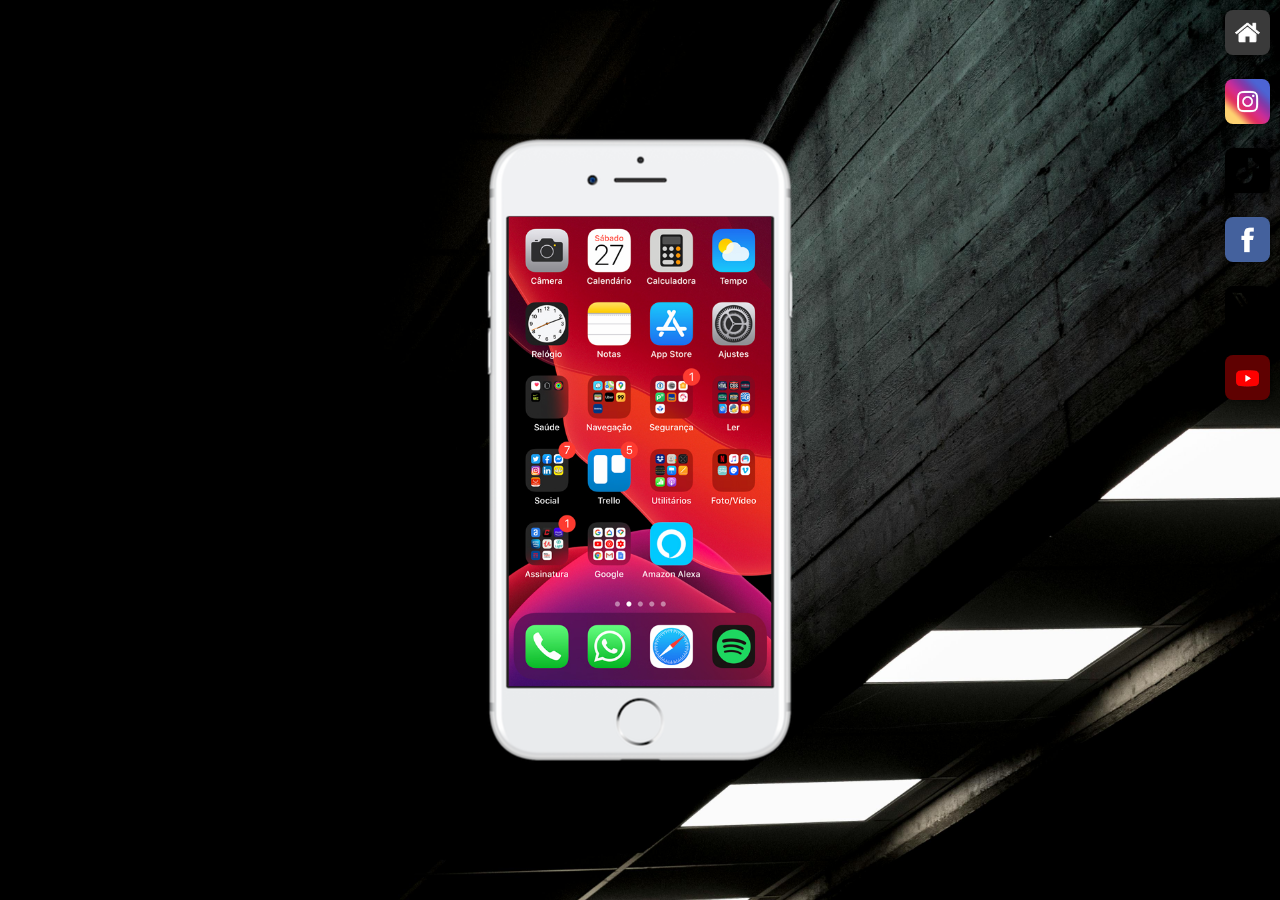
<file: index.html>
<!DOCTYPE html>
<html lang="pt-br">
<head>
    <meta charset="UTF-8">
    <meta name="viewport" content="width=device-width, initial-scale=1.0">
    <link rel="stylesheet" href="estilos/style.css">
    <link rel="shortcut icon" href="pacote-d013/favicon.ico" type="image/x-icon">
    <title>Projeto Redes Sociais</title>
</head>
<body>
    <main>
        <section id="phone">
            <iframe src="home.html" name="tela" id="tela" frameborder="0">
                Seu nagevador não é compativel com isso
            </iframe>

        </section>
        <section id="social">
            <a href="home.html" target="tela"> <img src="pacote-d013/imagens/logo-home.jpg" alt="home"></a><br>
            <a href="instagram.html" target="tela"> <img src="pacote-d013/imagens/logo-instagram.jpg" alt="instagram"></a><br>
            <a href="github.html" target="tela"> <img src="pacote-d013/imagens/logo-ttk.png" alt="GitHub"></a><br>
            <a href="facebook.html" target="tela"> <img src="pacote-d013/imagens/logo-facebook.jpg" alt="facebook"></a><br>
            <a href="twitter.html" target="tela"> <img src="pacote-d013/imagens/logo-x.png" alt="x"></a><br>
            <a href="youtube.html" target="tela"> <img src="pacote-d013/imagens/logo-youtube.jpg" alt="youtube"></a>
        </section>
    </main>
</body>
</html>
</file>
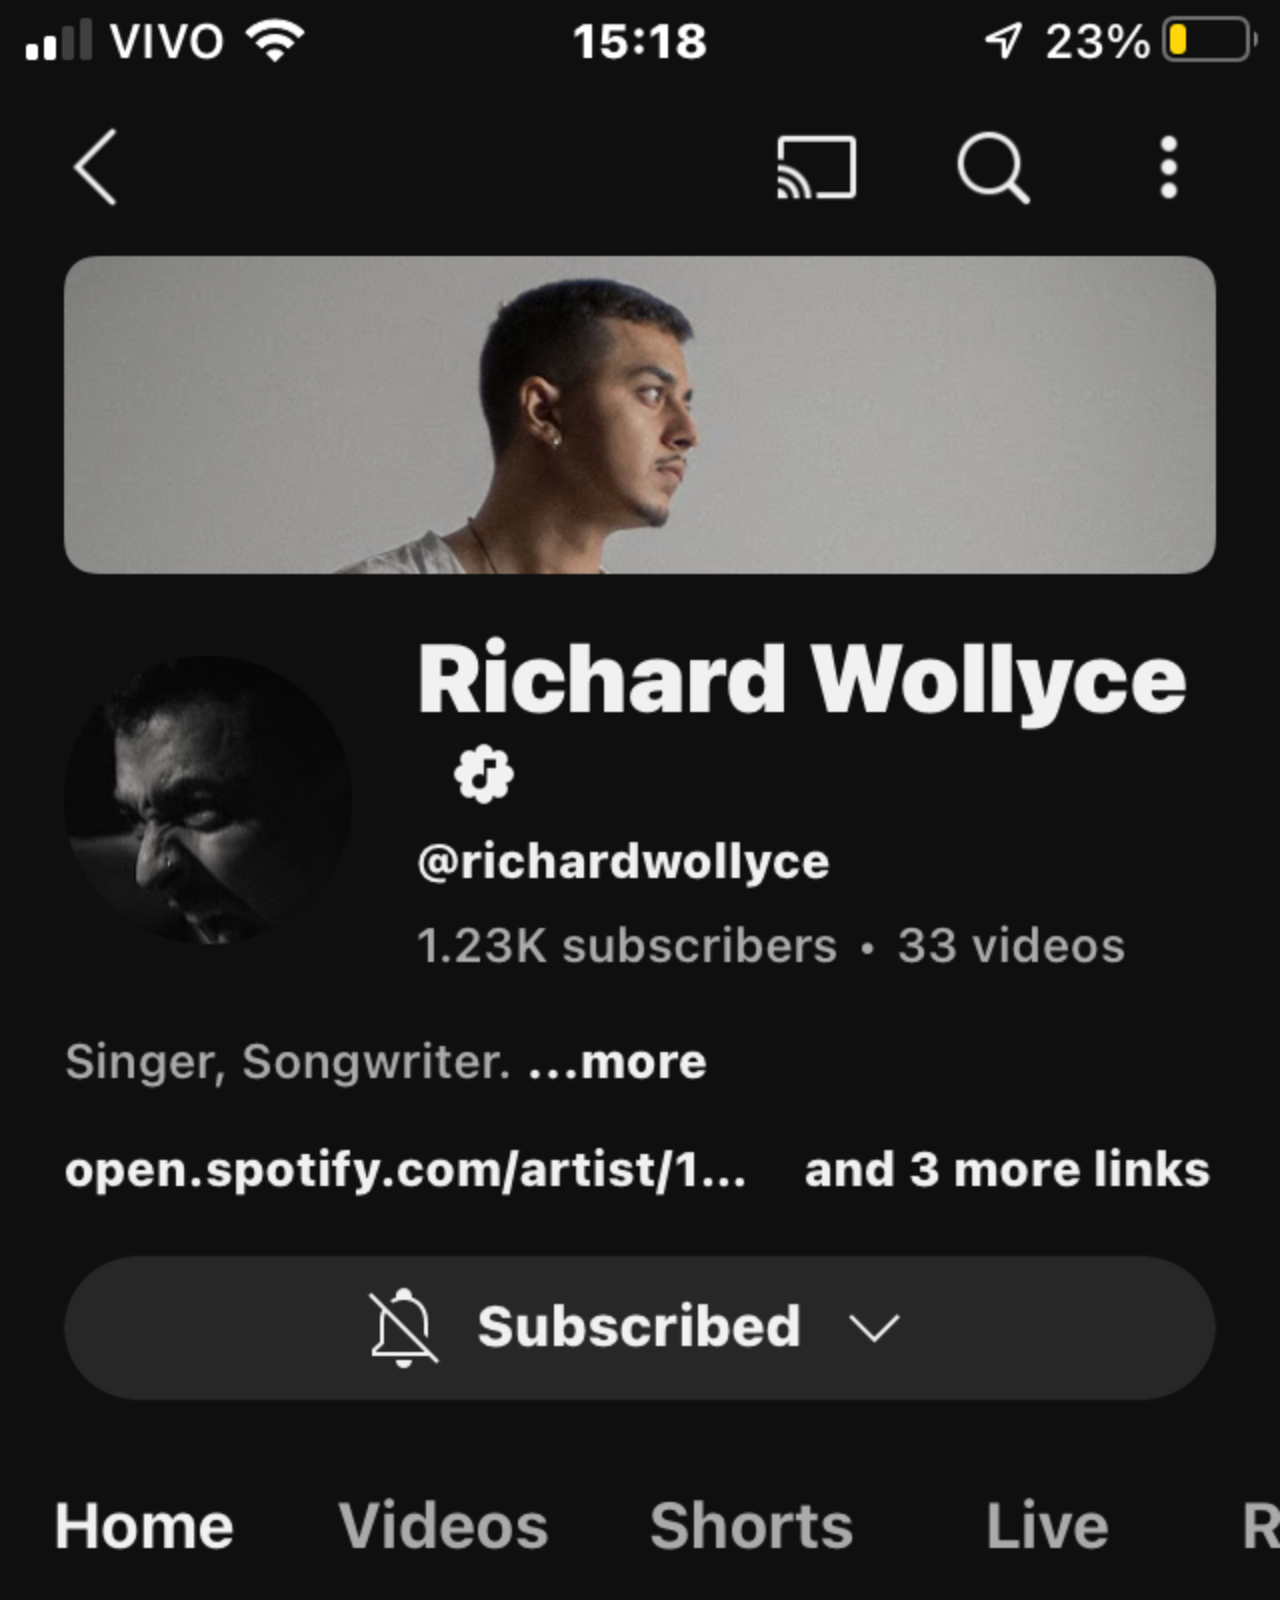
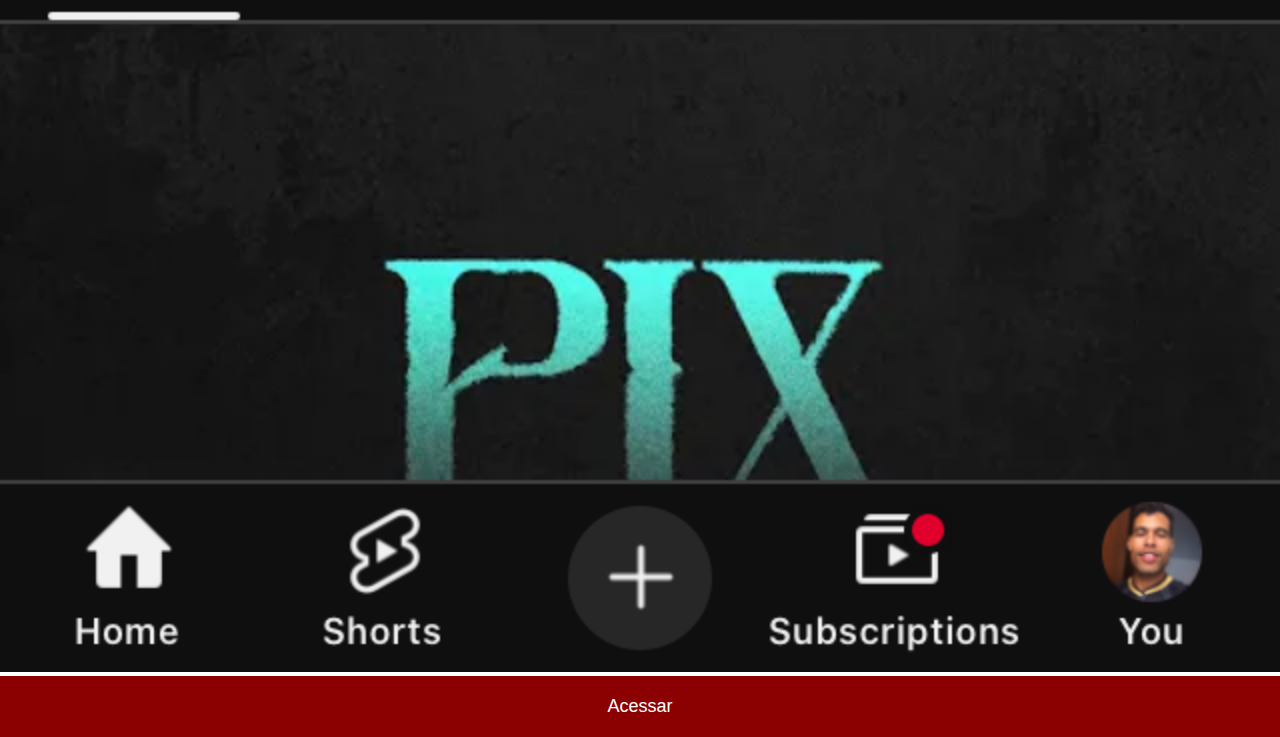
<file: facebook.html>
<!DOCTYPE html>
<html lang="pt-br">
<head>
    <meta charset="UTF-8">
    <meta name="viewport" content="width=device-width, initial-scale=1.0">
    <link rel="stylesheet" href="estilos/socialstyle.css">
    <title>instagram</title>
</head>
<body>
    <img src="pacote-d013/imagens/youtube.PNG" alt="facebook">
    <a href="https://www.facebook.com/gustavoguanabara/?locale=zh_CN" target="_blank"> Acessar </a>
</body>
</html>
</file>
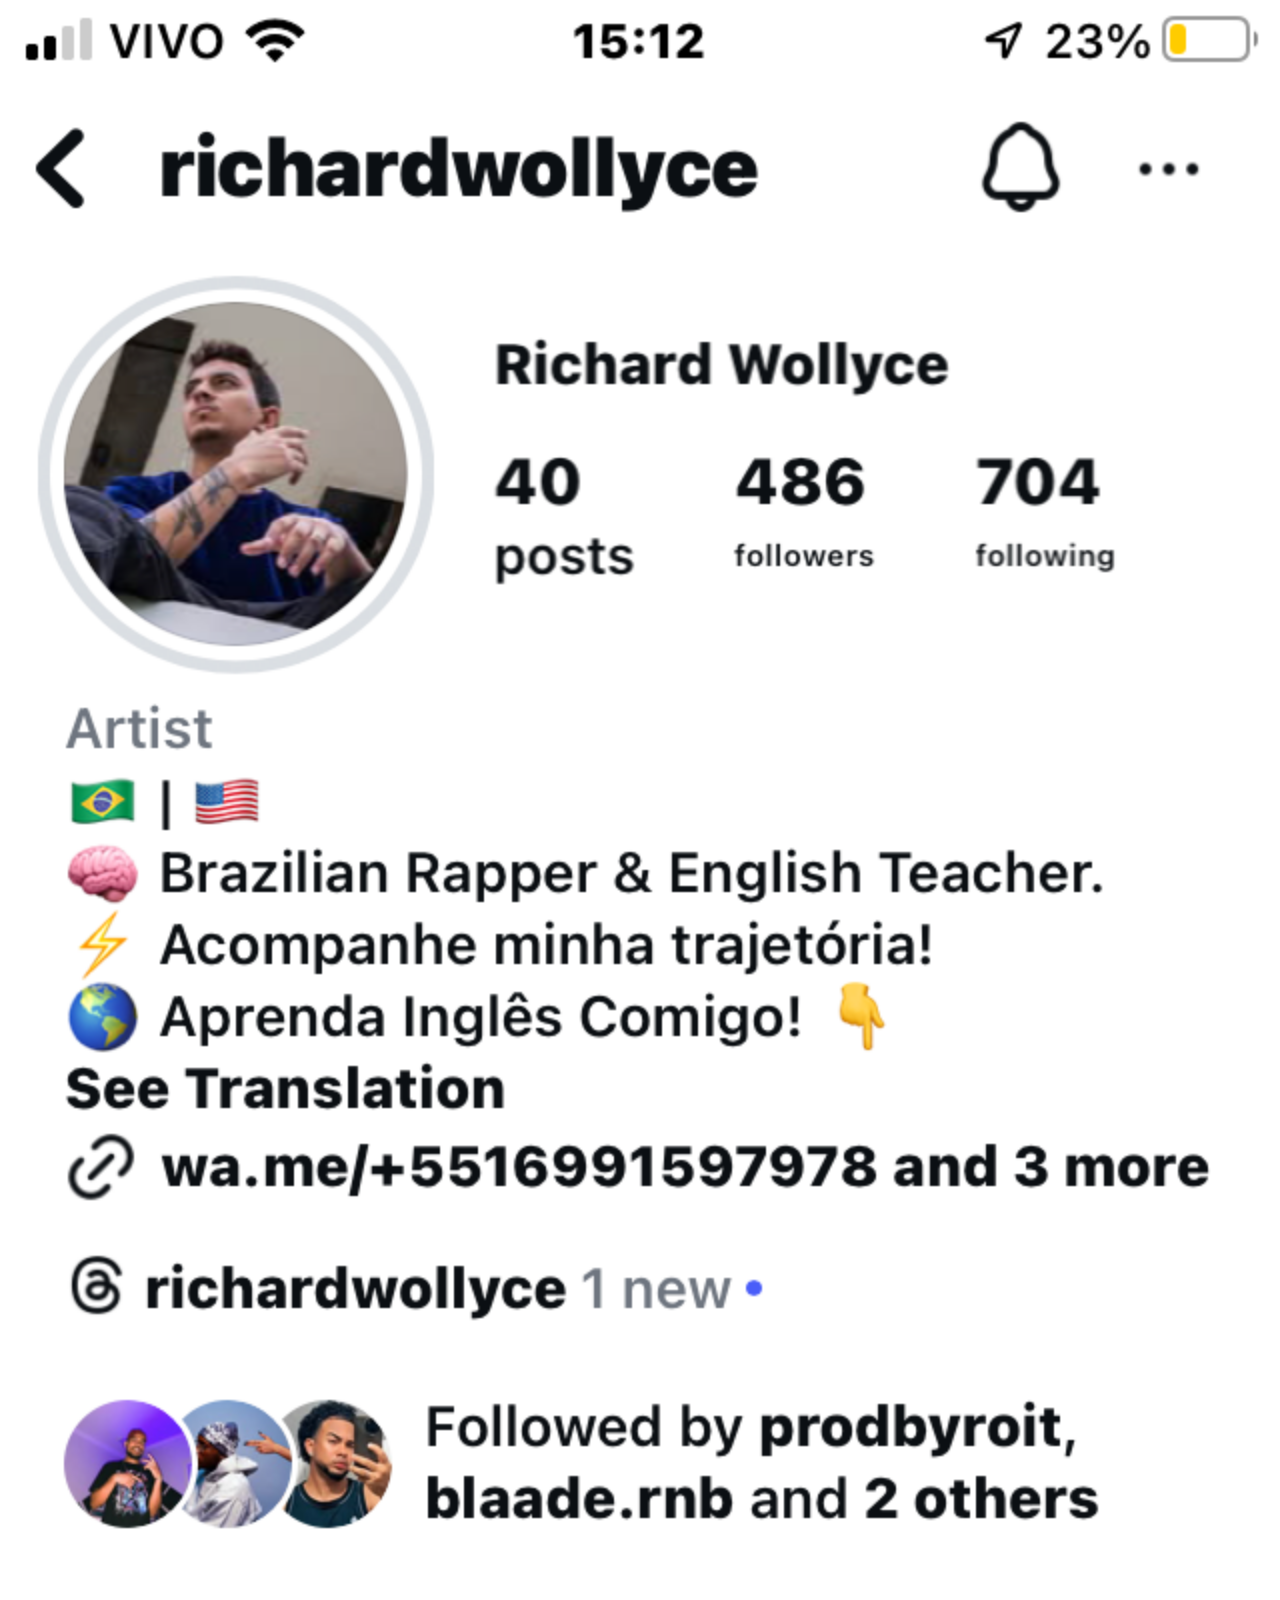
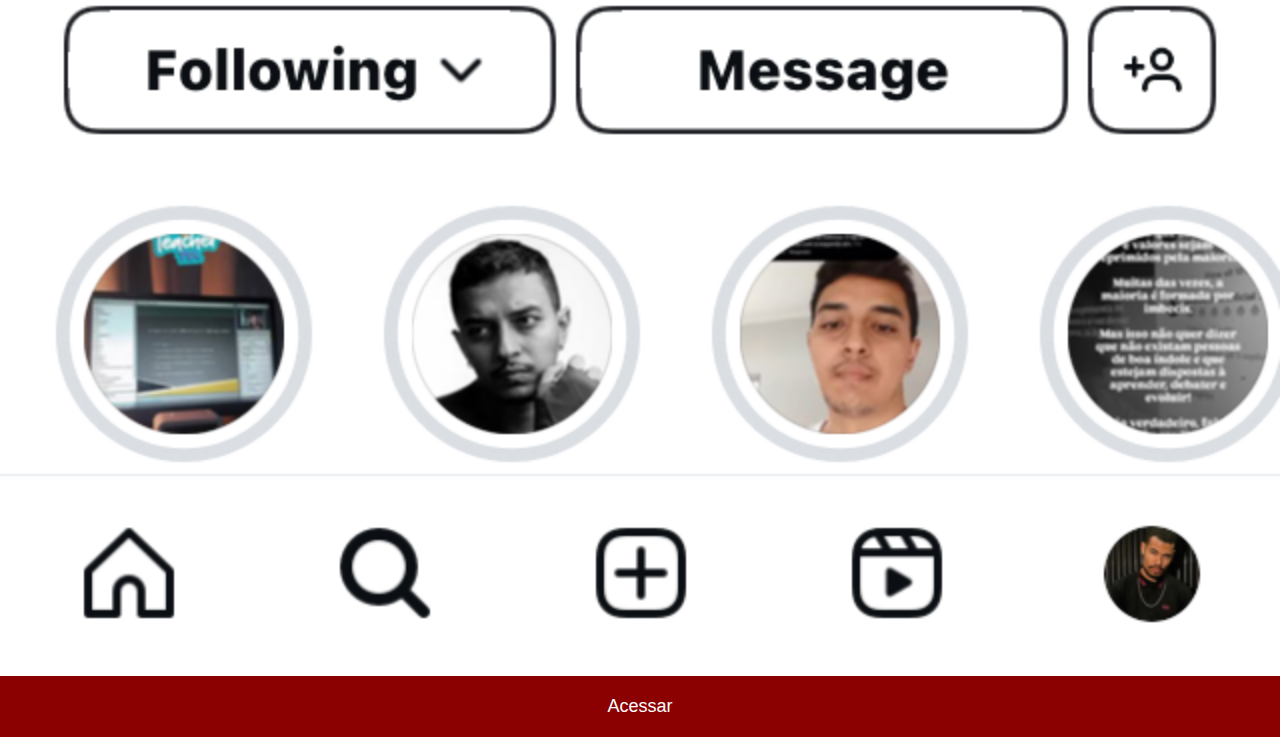
<file: github.html>
<!DOCTYPE html>
<html lang="pt-br">
<head>
    <meta charset="UTF-8">
    <meta name="viewport" content="width=device-width, initial-scale=1.0">
    <link rel="stylesheet" href="estilos/socialstyle.css">
    <title>Github</title>
</head>
<body>
    <img src="pacote-d013/imagens/insta.PNG" alt="Github">
    <a href="https://github.com/gustavoguanabara" target="_blank"> Acessar </a>
</body>
</html>
</file>
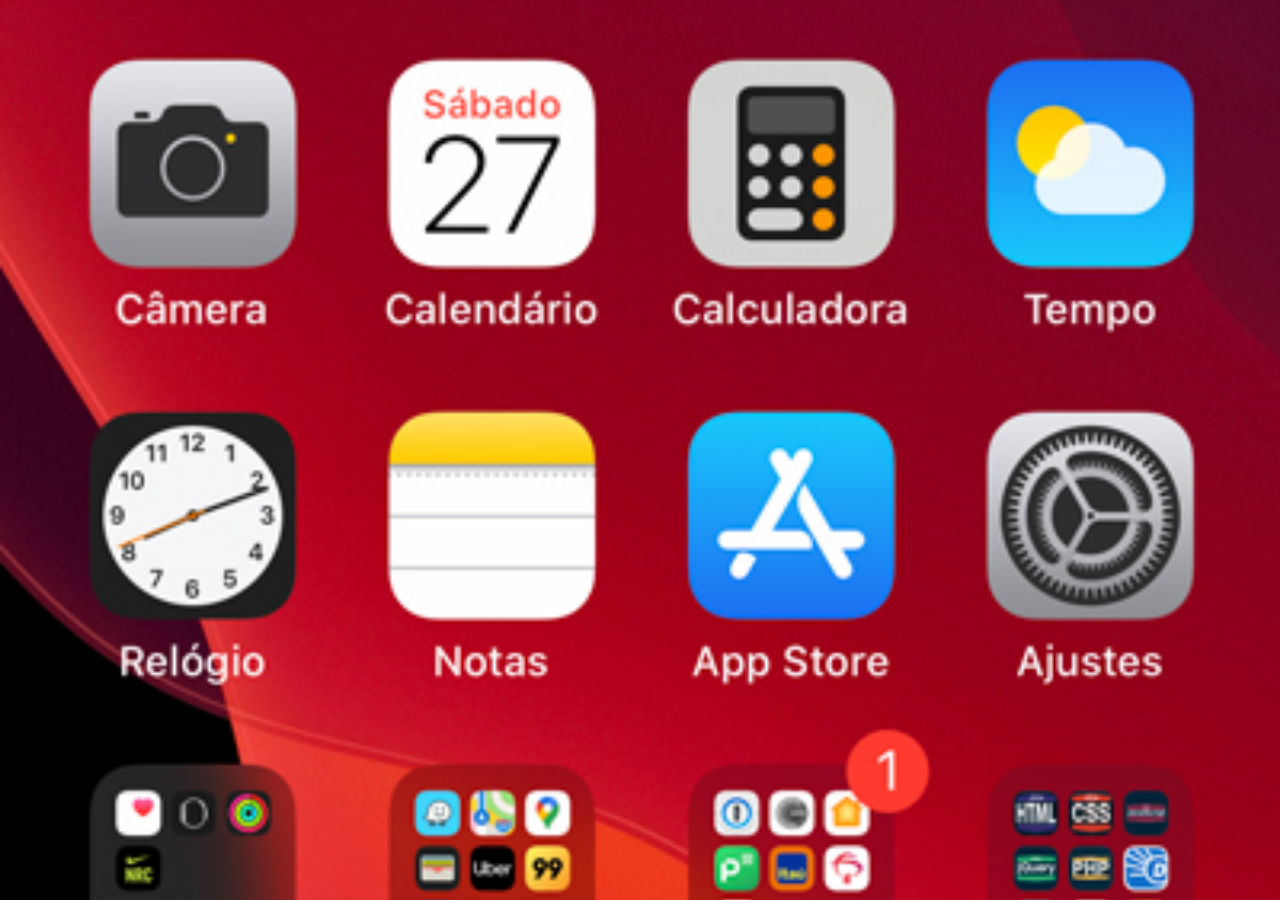
<file: home.html>
<!DOCTYPE html>
<html lang="pt-br">
<head>
    <meta charset="UTF-8">
    <meta name="viewport" content="width=device-width, initial-scale=1.0">
    <title>home</title>
</head>
<style>
    *{
        padding: 0px;
        margin: 0px;
    }
    body{
        width: 100vw;
        height: 100vh;
        background: black url(pacote-d013/imagens/tela-home.jpg) no-repeat top center;
        background-size: cover;
    }
</style>
<body>
    
</body>
</html>
</file>
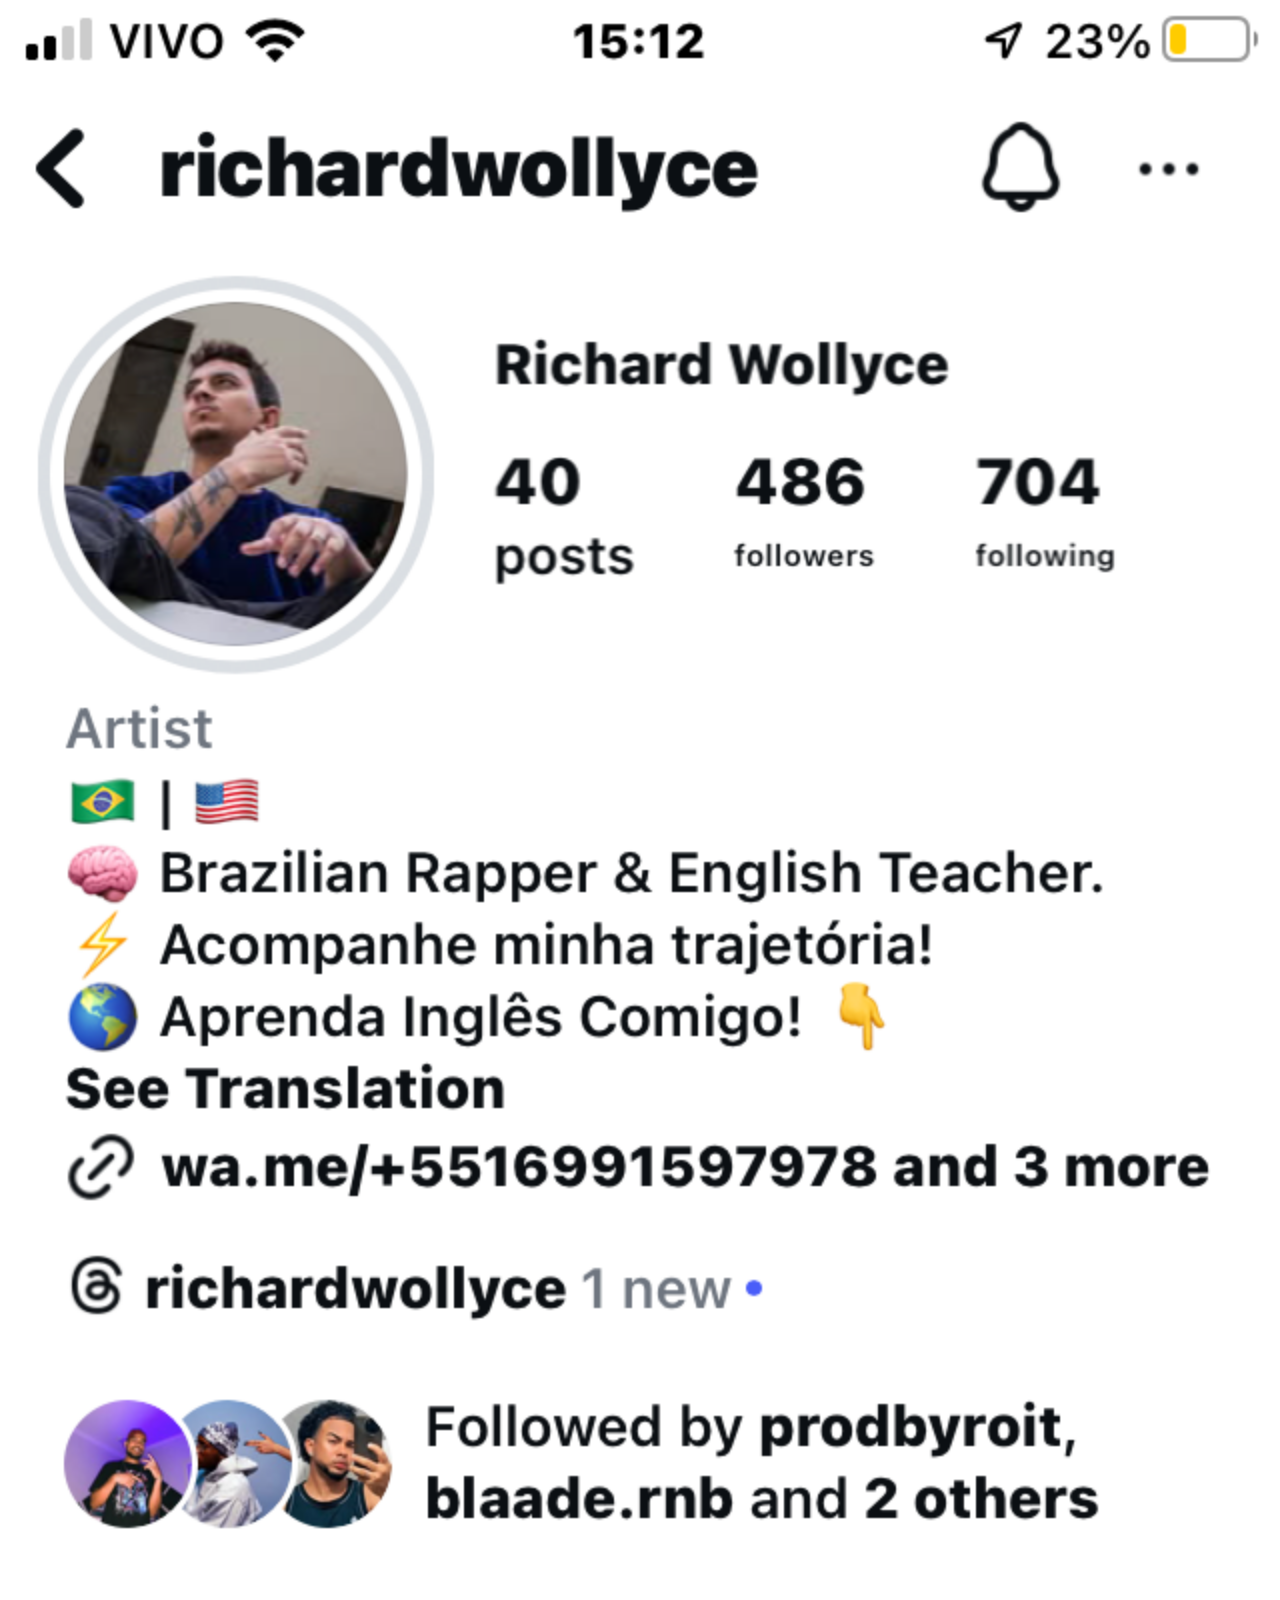
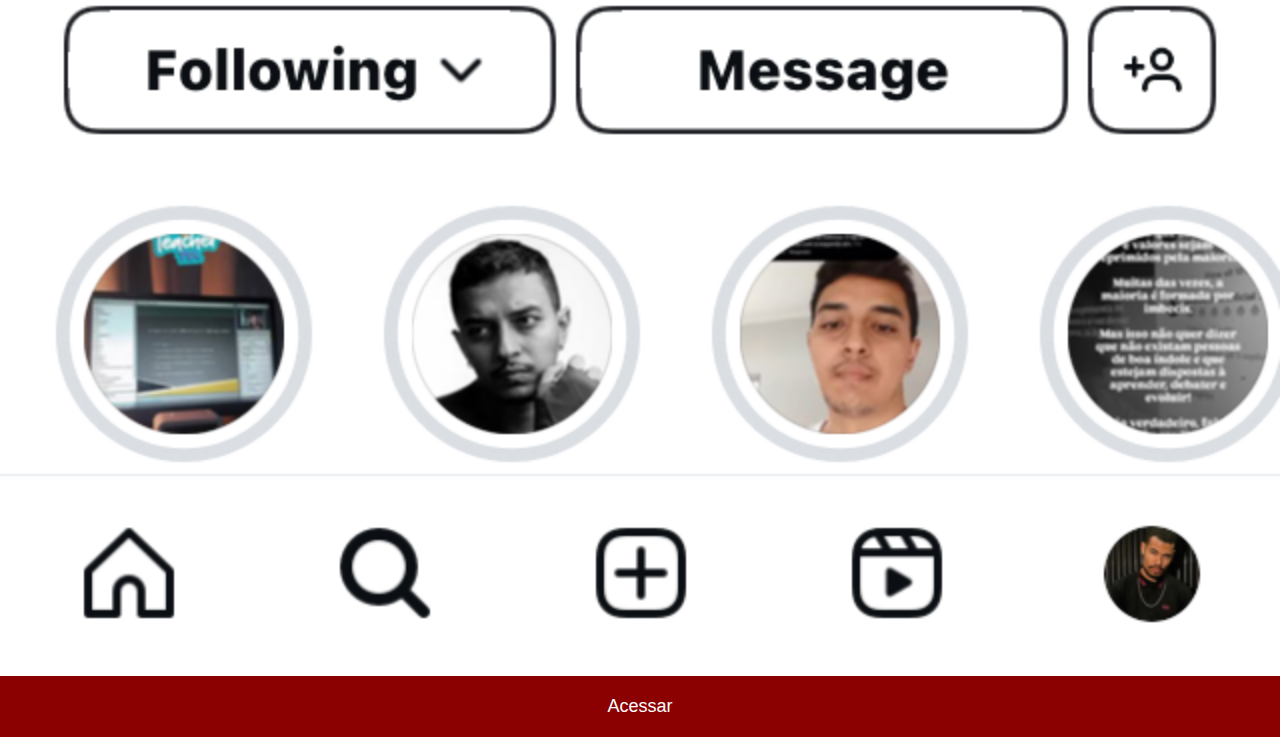
<file: instagram.html>
<!DOCTYPE html>
<html lang="pt-br">
<head>
    <meta charset="UTF-8">
    <meta name="viewport" content="width=device-width, initial-scale=1.0">
    <link rel="stylesheet" href="estilos/socialstyle.css">
    <title>instagram</title>
</head>
<body>
    <img src="pacote-d013/imagens/insta.PNG" alt="instagram">
    <a href="https://www.instagram.com/gustavoguanabara/?hl=en" target="_blank"> Acessar </a>
</body>
</html>
</file>
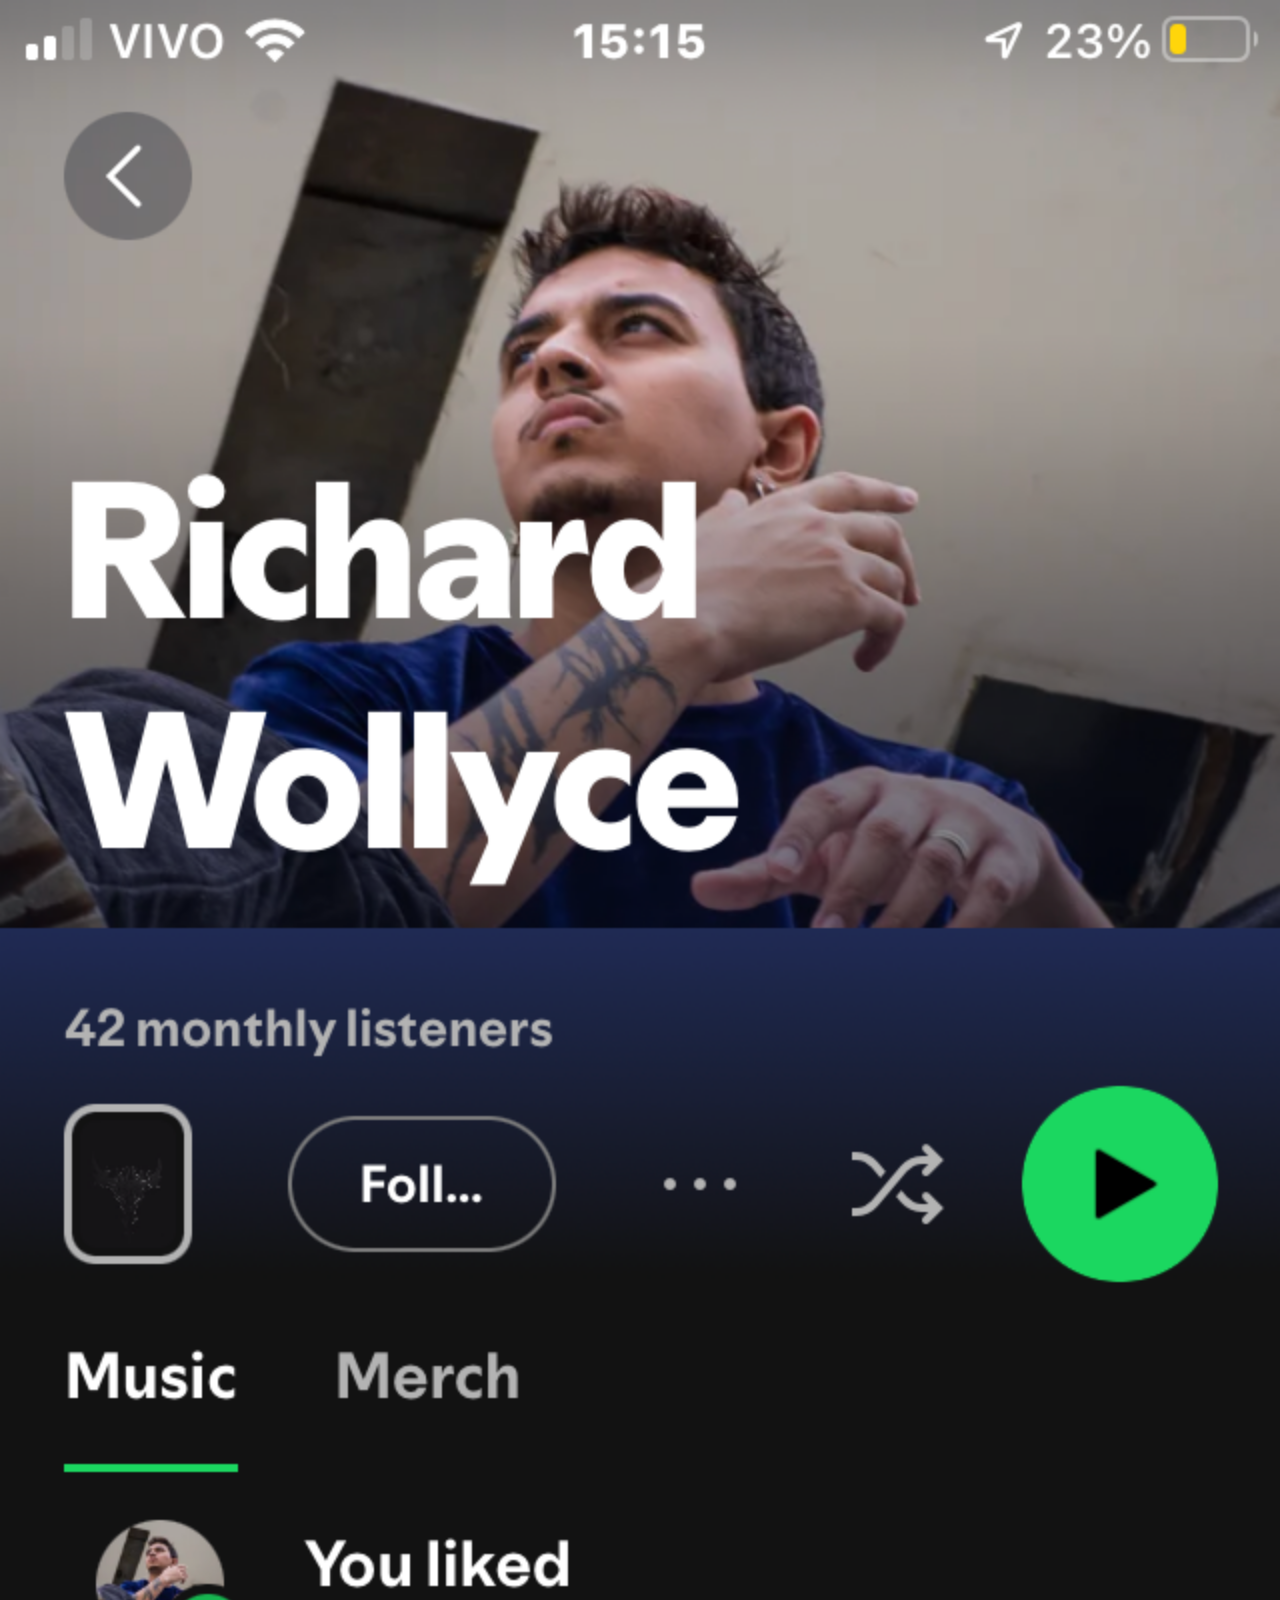
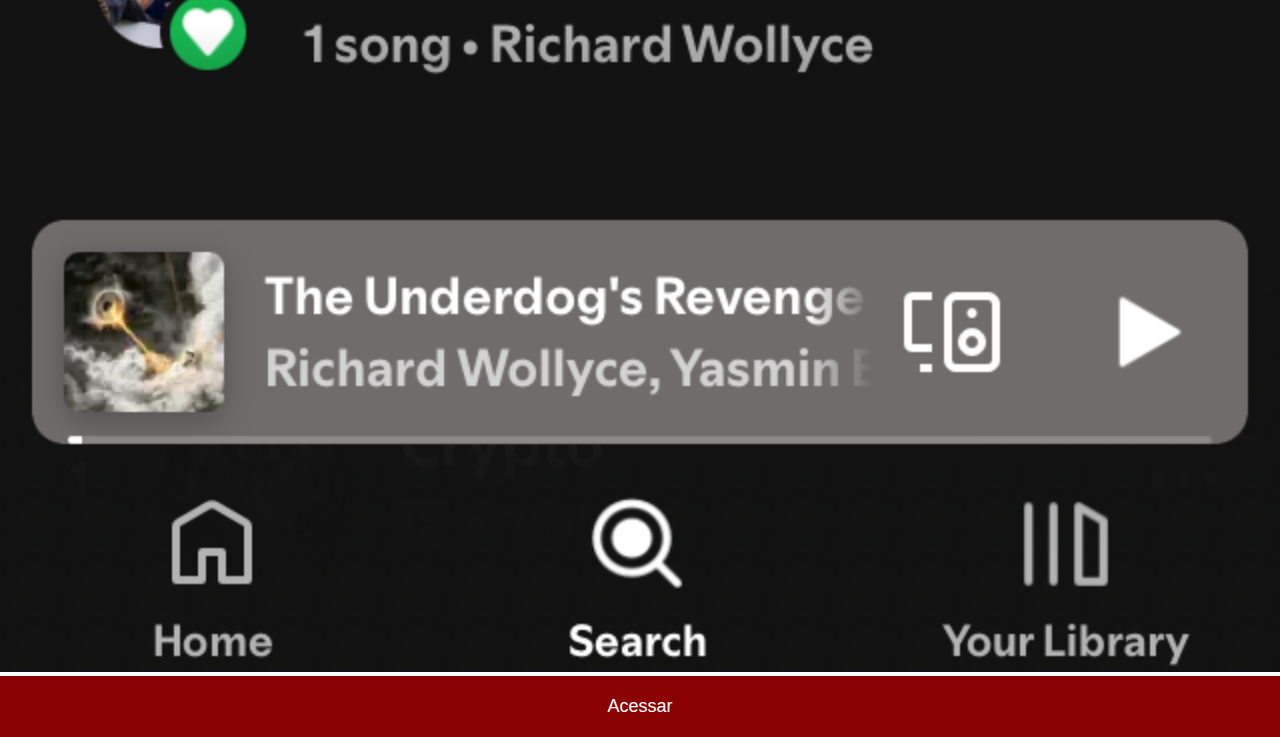
<file: twitter.html>
<!DOCTYPE html>
<html lang="pt-br">
<head>
    <meta charset="UTF-8">
    <meta name="viewport" content="width=device-width, initial-scale=1.0">
    <link rel="stylesheet" href="estilos/socialstyle.css">
    <title>twitter</title>
</head>
<body>
    <img src="pacote-d013/imagens/spotfy.PNG" alt="twitter">
    <a href="https://x.com/guanabara?lang=en&mx=2" target="_blank"> Acessar </a>
</body>
</html>
</file>
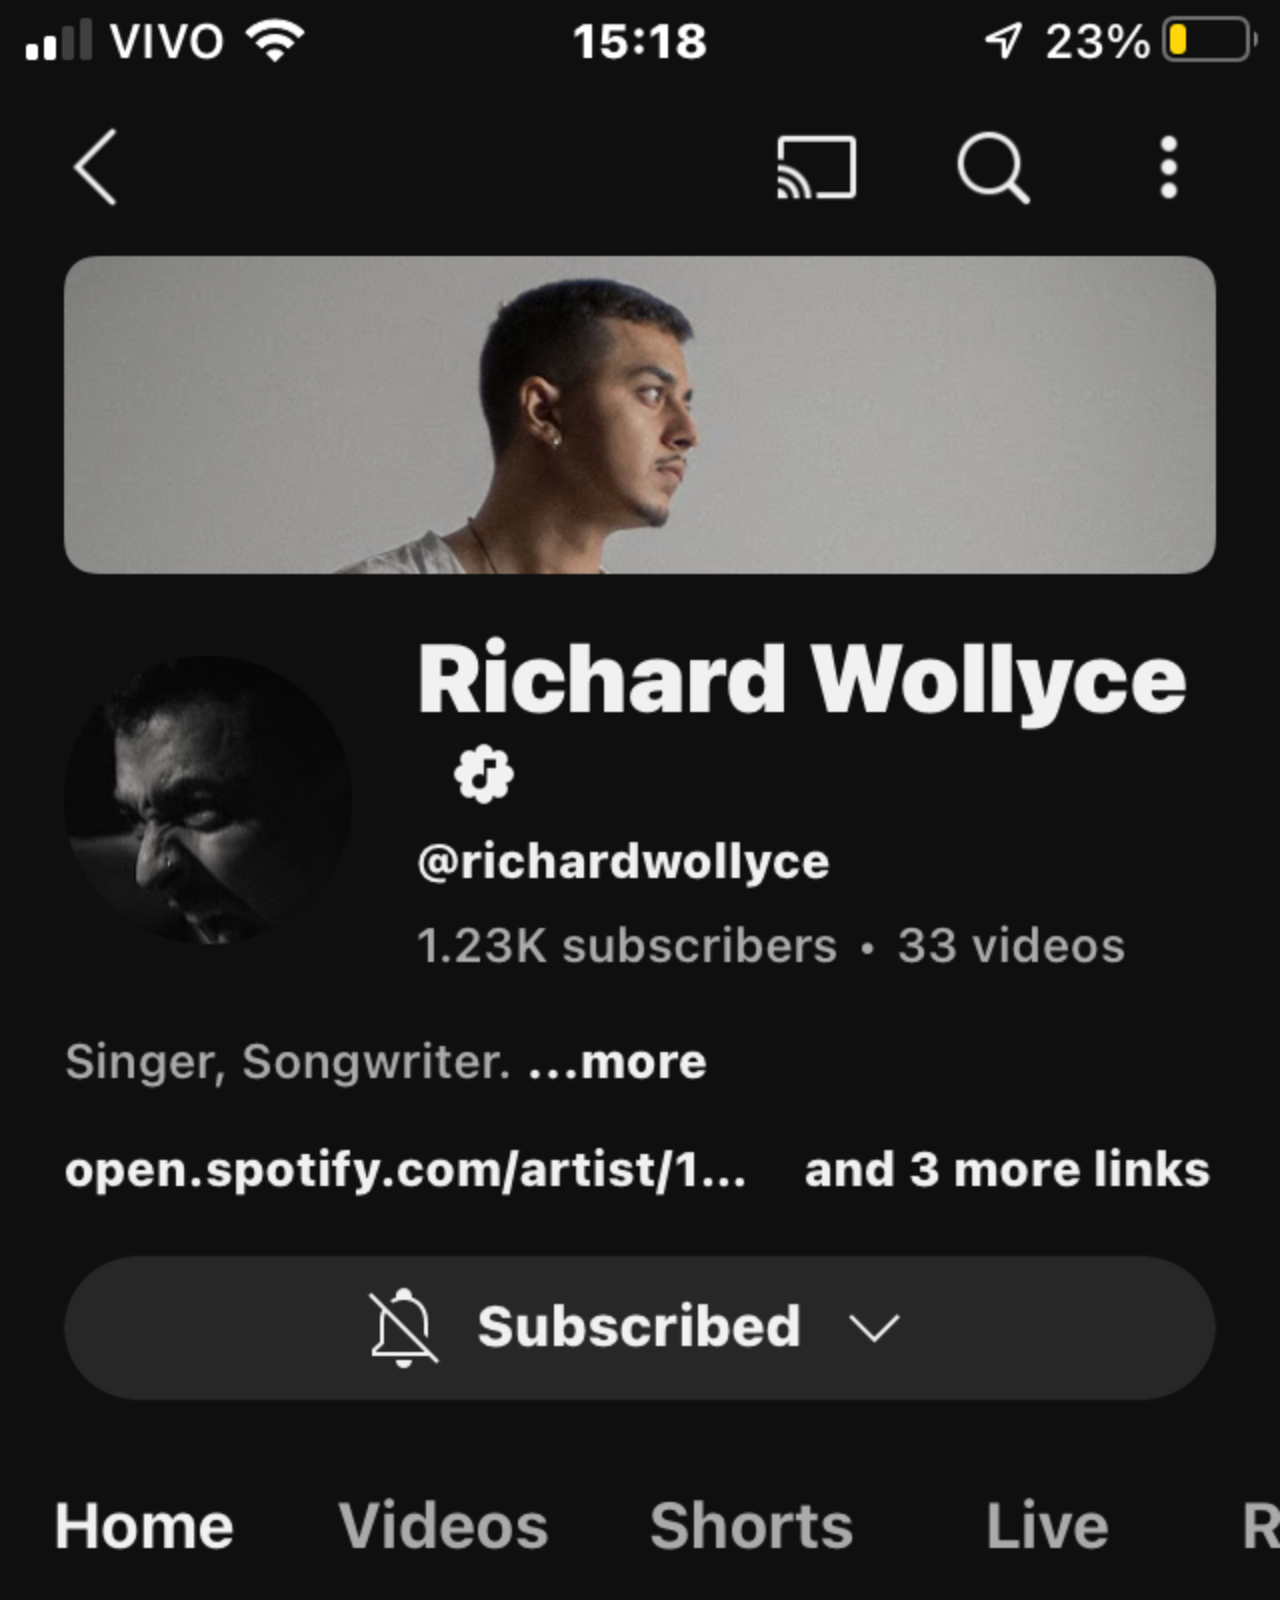
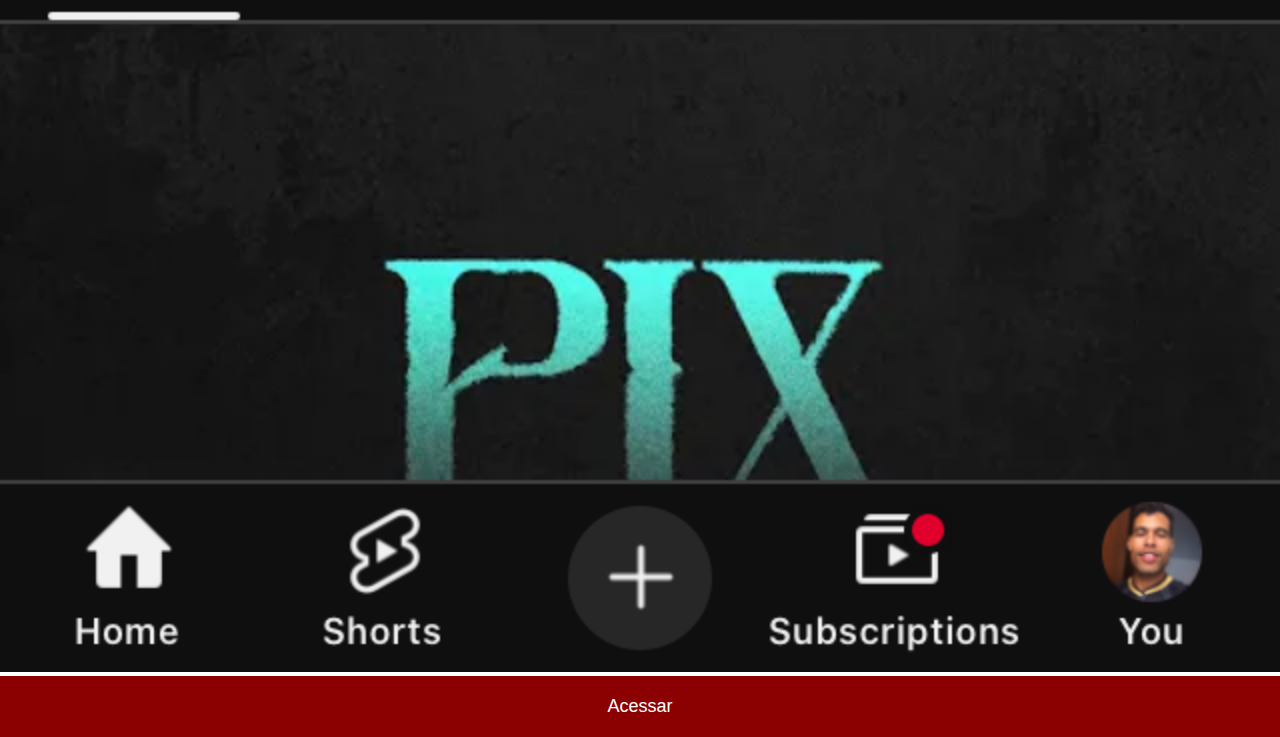
<file: youtube.html>
<!DOCTYPE html>
<html lang="pt-br">
<head>
    <meta charset="UTF-8">
    <meta name="viewport" content="width=device-width, initial-scale=1.0">
    <title>youtube</title>
    <style>
        *{
            padding: 0px;
            margin: 0px;
            font-family: Arial, Helvetica, sans-serif;
        }
        img{
            width: 100vw;

        }
        ::-webkit-scrollbar{
            width: 0px;
            height: 0px;
        }
        a{
            display: block;
            padding: 20px;
            font-size: 18px;
            font: bolder;
            color: white;
            background-color: darkred;
            text-align: center;
            text-decoration: none;
        }
        a:hover{
            color: darkred;
            background-color: white;
            transition: 1s;
        }
    </style>
</head>
<body>
    <img src="pacote-d013/imagens/youtube.PNG" alt="youtube">
    <a href="https://www.youtube.com/c/CursoemV%C3%ADdeo" target="_blank"> Acessar </a>
</body>
</html>
</file>
<file: estilos/style.css>
@charset "UTF-8";

*{
    margin: 0px;
    padding: 0px;
}
html, body {
    height: 100vh;
    width: 100vw;
    background-color: black;
}
body {
   background: url(../pacote-d013/imagens/bg.jpg) no-repeat top center;
   background-size: cover;
   background-attachment: fixed; 
}
main {
    position: relative;
    height: 100vh;

}
section#phone {
    position: absolute;
    top: 50%;
    left: 50%;
    transform: translate(-50%,-50%);
    height: 627px;
    width: 311px;
    background: url(../pacote-d013/imagens/frame-iphone.png) no-repeat;

}
iframe#tela{
    position: relative;
    top: 80px;
    left: 24px;
    width: 263px;
    height: 470px;
}
section#social{
    text-align: right;
}
section#social img {
    width: 45px;
    margin: 10px;
    box-sizing: border-box;
    border-radius: 8px;
    box-shadow: 2px 0px 5px 0px rgba(0, 0, 0, 0.603);

}
section#social img:hover {
    border: 2px solid rgba(255, 255, 255, 0.356);
    transform: translate( -2px, -2px);
    box-shadow: 5px 5px 10px rgba(0, 0, 0, 0.651);
    transition: transform 0.5s, border 1s;
}
</file>
<file: estilos/socialstyle.css>
@charset "UTF-8";

*{
    padding: 0px;
    margin: 0px;
    font-family: Arial, Helvetica, sans-serif;
}
::-webkit-scrollbar{
    width: 0px;
    height: 0px;
}
img{
    width: 100vw;
}
a{
    display: block;
    padding: 20px;
    text-align: center;
    text-decoration: none;
    font-size: 18px;
    font:bolder;
    color: white;
    background-color: darkred;
}
a:hover{
    color: darkred;
    background-color: white;
    transition: 1s;
}
</file>
